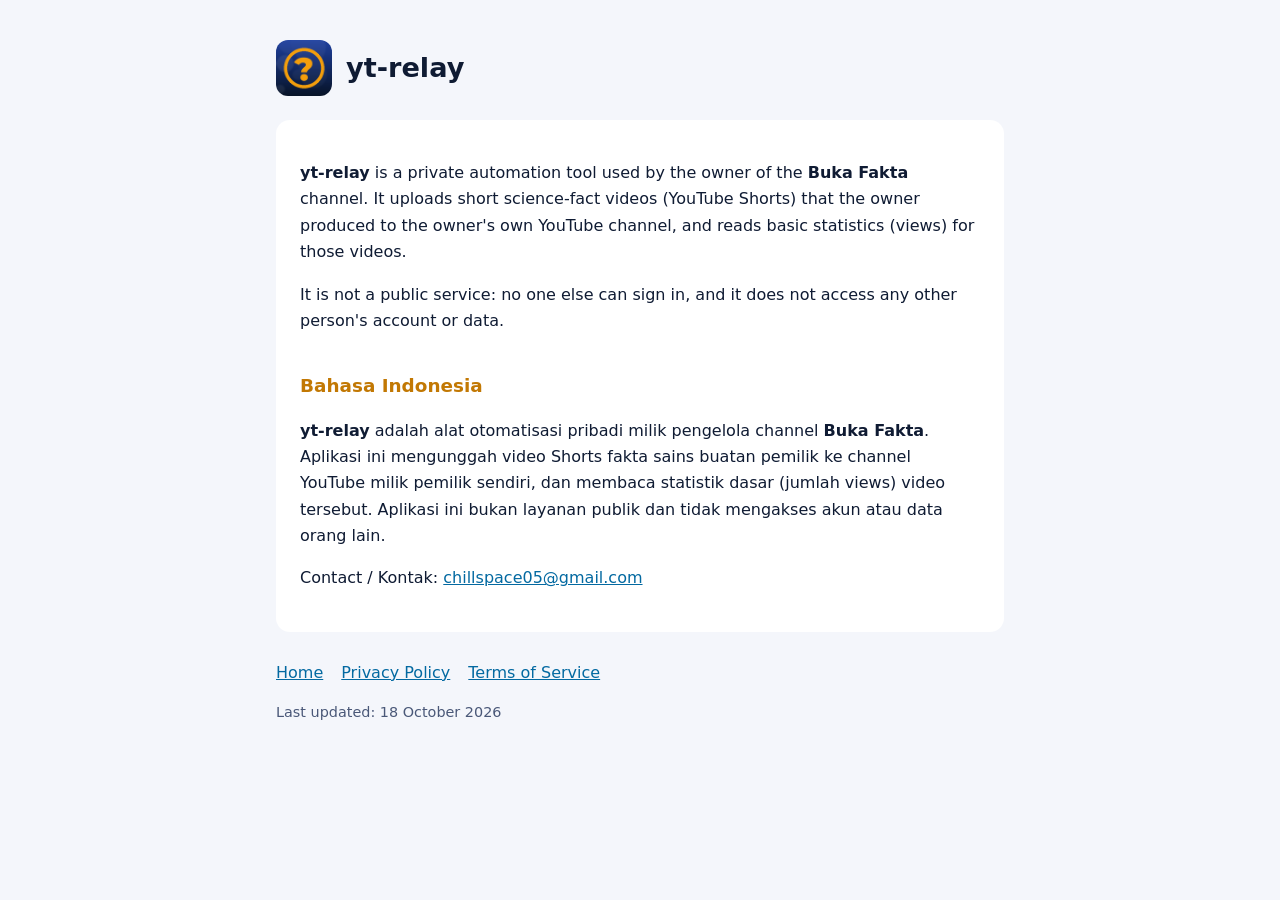
<file: index.html>
<!doctype html>
<html lang="en"><head><meta charset="utf-8"><meta name="viewport" content="width=device-width,initial-scale=1">
<title>yt-relay</title><link rel="icon" href="logo.png"><link rel="stylesheet" href="style.css"></head>
<body><main><header><img src="logo.png" alt="yt-relay logo"><h1>yt-relay</h1></header><div class="card">
<p><strong>yt-relay</strong> is a private automation tool used by the owner of the <strong>Buka Fakta</strong> channel. It uploads short science-fact videos (YouTube Shorts) that the owner produced to the owner's own YouTube channel, and reads basic statistics (views) for those videos.</p>
<p>It is not a public service: no one else can sign in, and it does not access any other person's account or data.</p>
<h2>Bahasa Indonesia</h2>
<p><strong>yt-relay</strong> adalah alat otomatisasi pribadi milik pengelola channel <strong>Buka Fakta</strong>. Aplikasi ini mengunggah video Shorts fakta sains buatan pemilik ke channel YouTube milik pemilik sendiri, dan membaca statistik dasar (jumlah views) video tersebut. Aplikasi ini bukan layanan publik dan tidak mengakses akun atau data orang lain.</p>
<p>Contact / Kontak: <a href="mailto:chillspace05@gmail.com">chillspace05@gmail.com</a></p>
</div><nav><a href="index.html">Home</a><a href="privacy.html">Privacy Policy</a><a href="terms.html">Terms of Service</a></nav>
<p class="muted">Last updated: 18 October 2026</p></main></body></html>
</file>
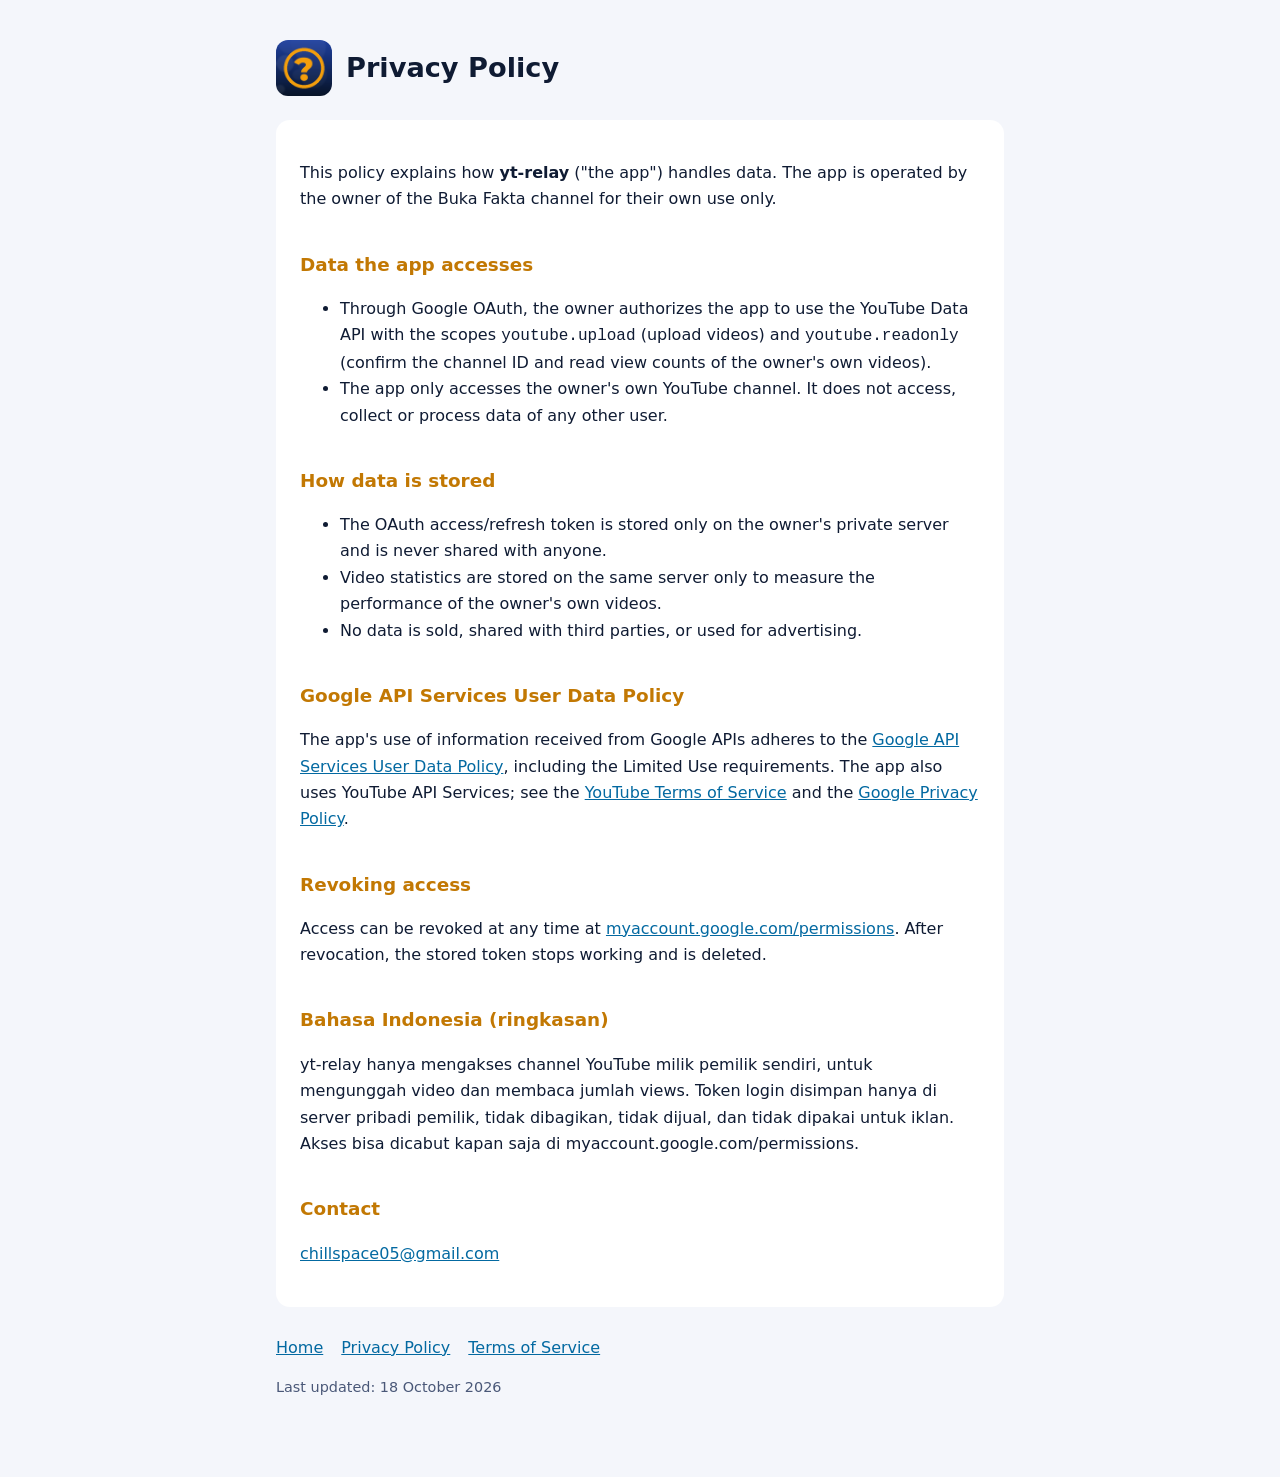
<file: privacy.html>
<!doctype html>
<html lang="en"><head><meta charset="utf-8"><meta name="viewport" content="width=device-width,initial-scale=1">
<title>Privacy Policy</title><link rel="icon" href="logo.png"><link rel="stylesheet" href="style.css"></head>
<body><main><header><img src="logo.png" alt="yt-relay logo"><h1>Privacy Policy</h1></header><div class="card">
<p>This policy explains how <strong>yt-relay</strong> ("the app") handles data. The app is operated by the owner of the Buka Fakta channel for their own use only.</p>
<h2>Data the app accesses</h2>
<ul>
<li>Through Google OAuth, the owner authorizes the app to use the YouTube Data API with the scopes <code>youtube.upload</code> (upload videos) and <code>youtube.readonly</code> (confirm the channel ID and read view counts of the owner's own videos).</li>
<li>The app only accesses the owner's own YouTube channel. It does not access, collect or process data of any other user.</li>
</ul>
<h2>How data is stored</h2>
<ul>
<li>The OAuth access/refresh token is stored only on the owner's private server and is never shared with anyone.</li>
<li>Video statistics are stored on the same server only to measure the performance of the owner's own videos.</li>
<li>No data is sold, shared with third parties, or used for advertising.</li>
</ul>
<h2>Google API Services User Data Policy</h2>
<p>The app's use of information received from Google APIs adheres to the <a href="https://developers.google.com/terms/api-services-user-data-policy">Google API Services User Data Policy</a>, including the Limited Use requirements. The app also uses YouTube API Services; see the <a href="https://www.youtube.com/t/terms">YouTube Terms of Service</a> and the <a href="https://policies.google.com/privacy">Google Privacy Policy</a>.</p>
<h2>Revoking access</h2>
<p>Access can be revoked at any time at <a href="https://myaccount.google.com/permissions">myaccount.google.com/permissions</a>. After revocation, the stored token stops working and is deleted.</p>
<h2>Bahasa Indonesia (ringkasan)</h2>
<p>yt-relay hanya mengakses channel YouTube milik pemilik sendiri, untuk mengunggah video dan membaca jumlah views. Token login disimpan hanya di server pribadi pemilik, tidak dibagikan, tidak dijual, dan tidak dipakai untuk iklan. Akses bisa dicabut kapan saja di myaccount.google.com/permissions.</p>
<h2>Contact</h2>
<p><a href="mailto:chillspace05@gmail.com">chillspace05@gmail.com</a></p>
</div><nav><a href="index.html">Home</a><a href="privacy.html">Privacy Policy</a><a href="terms.html">Terms of Service</a></nav>
<p class="muted">Last updated: 18 October 2026</p></main></body></html>
</file>
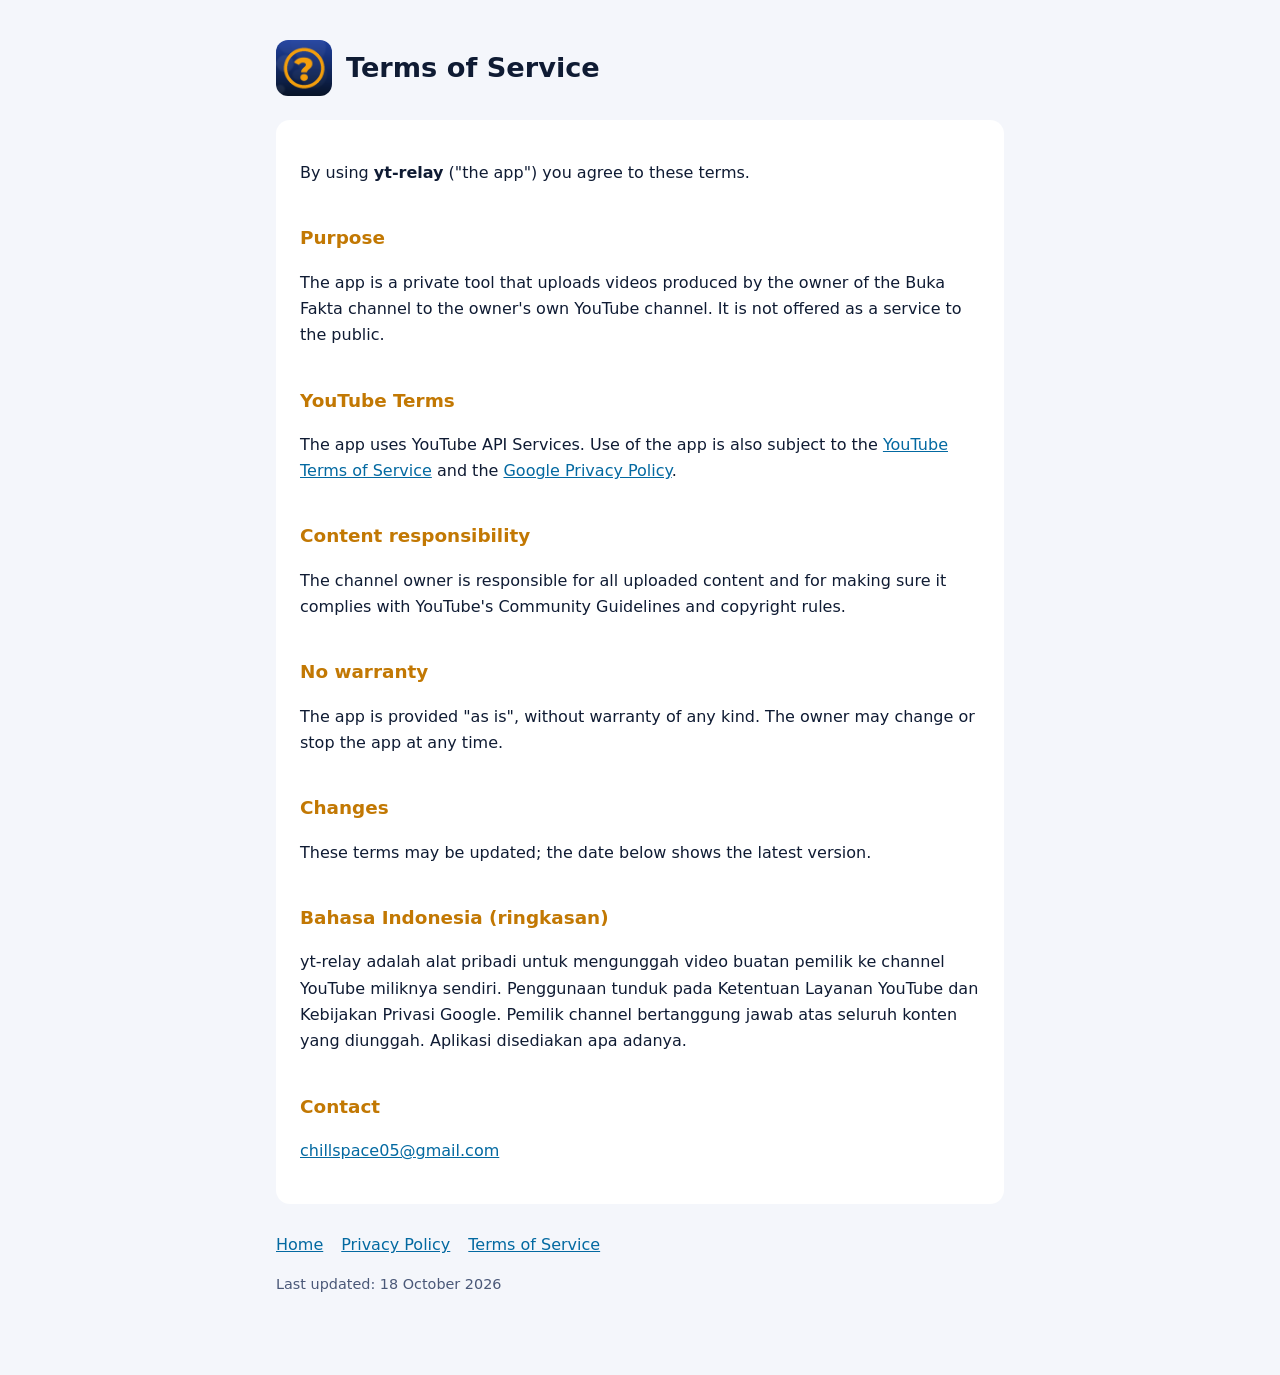
<file: terms.html>
<!doctype html>
<html lang="en"><head><meta charset="utf-8"><meta name="viewport" content="width=device-width,initial-scale=1">
<title>Terms of Service</title><link rel="icon" href="logo.png"><link rel="stylesheet" href="style.css"></head>
<body><main><header><img src="logo.png" alt="yt-relay logo"><h1>Terms of Service</h1></header><div class="card">
<p>By using <strong>yt-relay</strong> ("the app") you agree to these terms.</p>
<h2>Purpose</h2>
<p>The app is a private tool that uploads videos produced by the owner of the Buka Fakta channel to the owner's own YouTube channel. It is not offered as a service to the public.</p>
<h2>YouTube Terms</h2>
<p>The app uses YouTube API Services. Use of the app is also subject to the <a href="https://www.youtube.com/t/terms">YouTube Terms of Service</a> and the <a href="https://policies.google.com/privacy">Google Privacy Policy</a>.</p>
<h2>Content responsibility</h2>
<p>The channel owner is responsible for all uploaded content and for making sure it complies with YouTube's Community Guidelines and copyright rules.</p>
<h2>No warranty</h2>
<p>The app is provided "as is", without warranty of any kind. The owner may change or stop the app at any time.</p>
<h2>Changes</h2>
<p>These terms may be updated; the date below shows the latest version.</p>
<h2>Bahasa Indonesia (ringkasan)</h2>
<p>yt-relay adalah alat pribadi untuk mengunggah video buatan pemilik ke channel YouTube miliknya sendiri. Penggunaan tunduk pada Ketentuan Layanan YouTube dan Kebijakan Privasi Google. Pemilik channel bertanggung jawab atas seluruh konten yang diunggah. Aplikasi disediakan apa adanya.</p>
<h2>Contact</h2>
<p><a href="mailto:chillspace05@gmail.com">chillspace05@gmail.com</a></p>
</div><nav><a href="index.html">Home</a><a href="privacy.html">Privacy Policy</a><a href="terms.html">Terms of Service</a></nav>
<p class="muted">Last updated: 18 October 2026</p></main></body></html>
</file>
<file: style.css>
:root{--bg:#0a1428;--card:#13223f;--text:#e8eefc;--muted:#a9b7d6;--accent:#f59e0b;--link:#38bdf8}
@media (prefers-color-scheme: light){:root{--bg:#f4f6fb;--card:#fff;--text:#0f1b33;--muted:#4a5878;--accent:#c27803;--link:#0369a1}}
*{box-sizing:border-box}body{margin:0;background:var(--bg);color:var(--text);font:16px/1.65 system-ui,-apple-system,"Segoe UI",Roboto,sans-serif}
main{max-width:760px;margin:0 auto;padding:40px 16px 64px}
header{display:flex;align-items:center;gap:14px;margin-bottom:24px}header img{width:56px;height:56px;border-radius:12px}
h1{font-size:1.7rem;margin:0}h2{font-size:1.15rem;margin-top:2em;color:var(--accent)}
.card{background:var(--card);border-radius:14px;padding:24px}a{color:var(--link)}.muted{color:var(--muted);font-size:.9rem}
nav{margin-top:28px;display:flex;gap:18px;flex-wrap:wrap}
</file>
